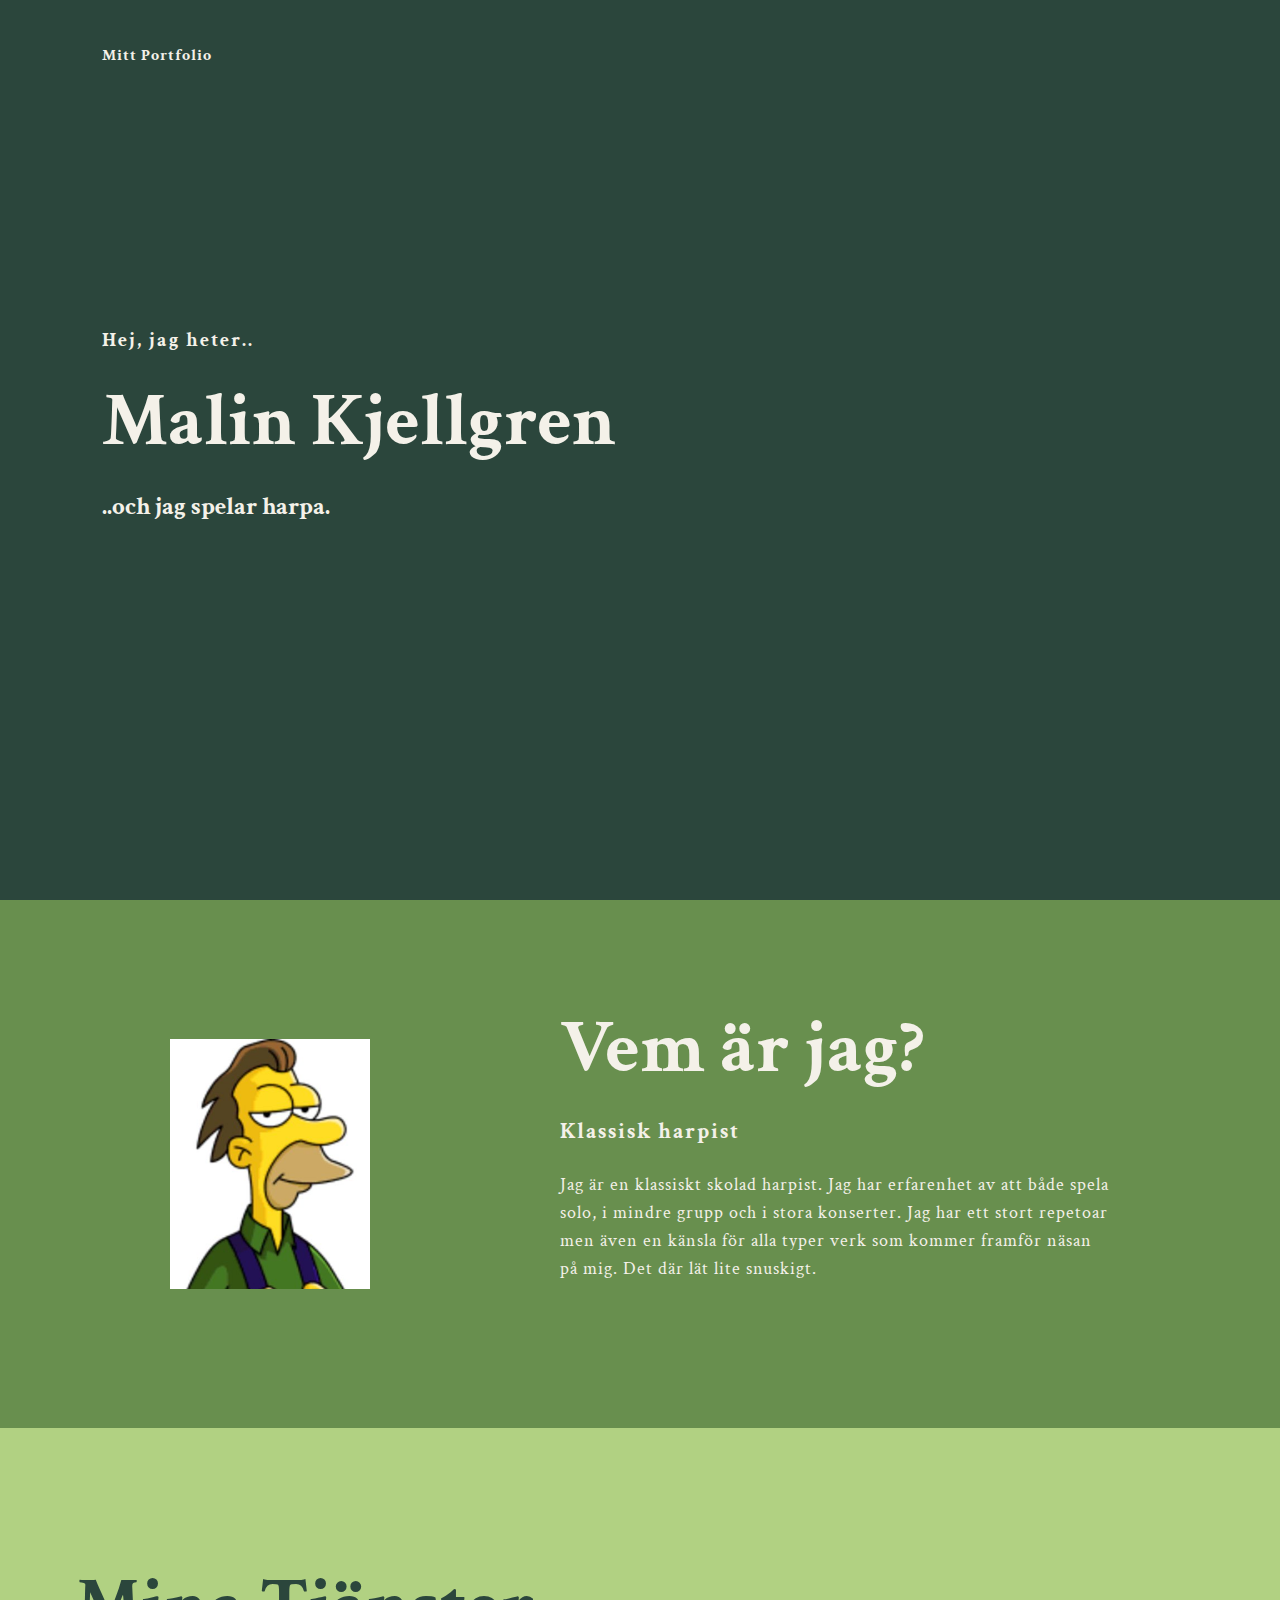
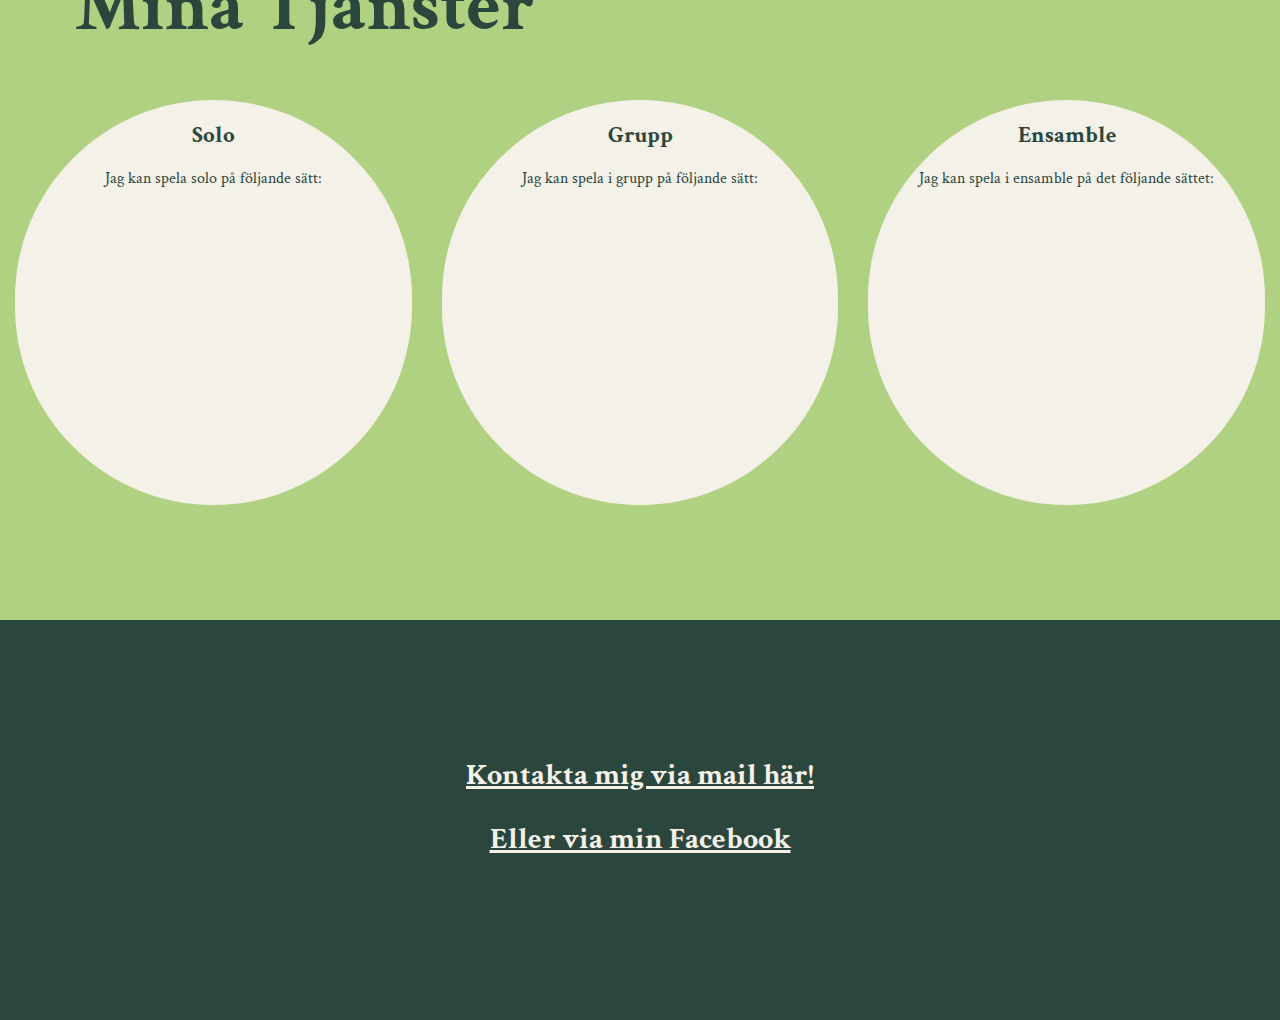
<file: malinHemsida.html>
<!DOCTYPE html>
<html lang="en">
<!doctype html>

<head>
  <meta charset="UTF-8">
  <meta name="viewport" content="width=device-width, initial-scale=1.0">
  <meta http-equiv="X-UA-Compatible" content="ie=edge">
  <link rel="stylesheet" href="css/malinHemsida.css">
  <link rel="stylesheet" href="https://fonts.googleapis.com/css?family=Crimson+Text">
  <title>Document</title>
</head>
<body>
<!--- Som en tavla runt --->

<!--- hero section start --->
<div class="hero">
  <h2 class="logo">Mitt Portfolio</h2>
  <!-- <img class="contentImage" src="css/wayofking.jpg" alt=""> -->
</div>

<div class="content">
  <h4>Hej, jag heter..</h4>
  <h1>Malin Kjellgren</h1>
  <h3>..och jag spelar harpa.</h3>

</div>

<!-- om mig -->
<section class="about">
  <div class="main">
    <img src="css/lenny.jpg" alt="">
    <div class="about-text">
    <h2>Vem är jag?</h2>
    <h5>Klassisk harpist</h5>
    <p>Jag är en klassiskt skolad harpist. Jag har erfarenhet av att både spela solo, i mindre grupp och i stora konserter. Jag har ett stort repetoar men även en känsla för alla typer verk som kommer framför näsan på mig. Det där lät lite snuskigt.</p>
    </div>
  </div>
</section>

<!-- mina tjänster -->
<div class="service">
  <div class="title">
    <h2>Mina Tjänster</h2>
  </div>

  <div class="box">
    <div class="card">
      <h5>Solo</h5>
      <div class="aboutService">
        <p>Jag kan spela solo på följande sätt:</p>
      </div>
    </div>
    <div class="card2">
      <h5>Grupp</h5>
      <div class="aboutService">
        <p>Jag kan spela i grupp på följande sätt:</p>
      </div>
    </div>
    <div class="card3">
      <h5>Ensamble</h5>
      <div class="aboutService">
        <p>Jag kan spela i ensamble på det följande sättet:</p>
      </div>
    </div>
  </div>
</div>

<!-- kontakta mig -->
<div class="contact-me">
  <a href="mailto:emil.k.bendix@gmail.com?Subject=Mail%20från%20hemsida">Kontakta mig via mail här!</a>
  <a href="https://www.facebook.com/MalinMikaela" target="_blank">Eller via min Facebook</a>
</div>



</body>
</html>
</file>
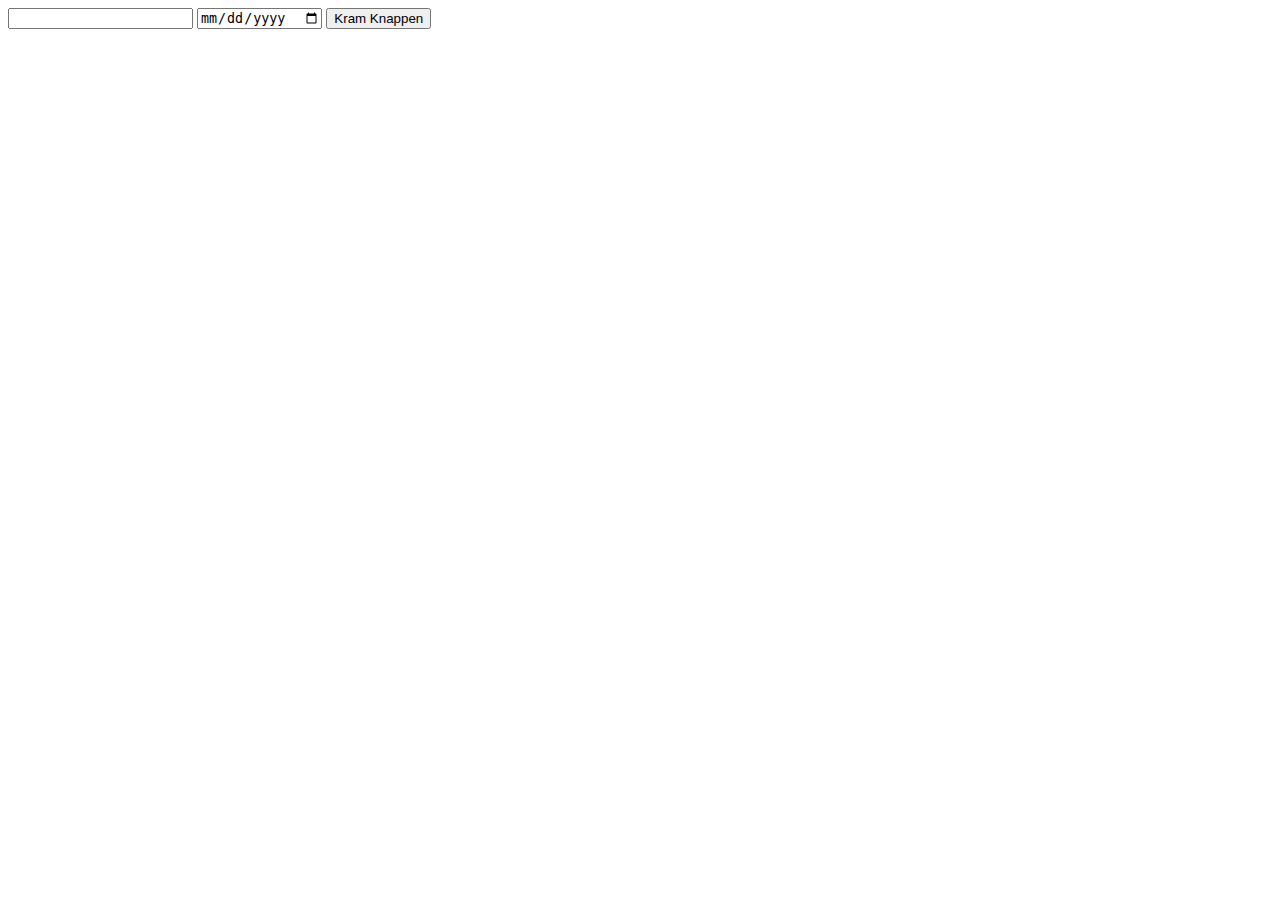
<file: testJava.html>
<!DOCTYPE html>
<html lang="en">

<head>
  <meta charset="UTF-8">
  <meta name="viewport" content="width=device-width, initial-scale=1.0">
  <meta http-equiv="X-UA-Compatible" content="ie=edge">
  <title>javascript test</title>
</head>

<body>
  <input id="todo-title" type="text" name="" value=""></input>
  <input id="date-picker" type="date" name="" value="">
  <button onclick="addTodo()">Kram Knappen</button>
  <div id="todo-list"></div>
  <script>
    const todos = [{
      title: 'Krama Malin',
      dueDate: '2022-10-04',
      id: 'id1'
    }];

    render();

    function addTodo() {
      const textbox = document.getElementById('todo-title');
      const title = textbox.value;
      const datePicker = document.getElementById('date-picker');
      const dueDate = datePicker.value;

      const id = new Date().getTime();

      todos.push({
        title: title,
        dueDate: dueDate,
        id: id
      });

      render();
    }

    //delete button//
    function deleteTodo() {
      const deleteButton = event.target;
      const idToDelete = deleteButton.id;

      todos = todos.filter(function(todo) {
        //if the id of this todo matches idToDelete, return false
        if (todo.id === idToDelete) {
          return false;
          else {
            return true;
          }
        }
      });
      render();
    };




    function render() {
      // reset list //

      document.getElementById('todo-list').innerHTML = '';
      todos.forEach(function(todo) {
        const element = document.createElement('div');
        element.innerText = todo.title + ' ' + todo.dueDate;

        //delete button//
        const deleteButton = document.createElement('button');
        deleteButton.innerText = 'delete';
        deleteButton.style = 'margin-left: 12px';
        deleteButton.onclick = deleteTodo;
        deleteButton.id = todo.id;
        element.appendChild(deleteButton);

        const todoList = document.getElementById('todo-list');
        todoList.appendChild(element);
      });
    }
  </script>
</body>

</html>
</file>
<file: css/malinHemsida.css>
html, body, div, span, applet, object, iframe, h1, h2, h3, h4, h5, h6, p, blockquote, pre, a, abbr, acronym, address, big, cite, code, del, dfn, em, font, img, ins, kbd, q, s, samp, small, strike, strong, sub, sup, tt, var, b, u, i, center, dl, dt, dd, ol, ul, li, fieldset, form, label, legend, caption {
    margin: 0;
    padding: 0;
    border: 0;
    outline: 0;
    font-size: 100%;
    vertical-align: baseline;
    background: transparent;
}

body {
  padding: 0;
  margin: 0;
  font-family: 'Crimson Text', sans-serif;
}
.hero {
  height: 100vh;
  width: 100%;
  /*background-image: url(wayofking.jpg);*/
  background-color: #2b463c;
}
.logo {
  display: flex;
  align-items: center;
  padding-top: 45px;
  padding-left: 8%;
  padding-right: 8%;
  color: #f4f1e9;
  font-size: 38;
  letter-spacing: 1px;
  cursor: pointer;
}
.content {
  position: absolute;
  top: 50%;
  left: 8%;
  transform: translateY(-50%);
}
h1 {
  color: #f4f1e9;
  margin: 20px 0px 20px;
  font-size: 75px;
}
h3 {
  color: #f4f1e9;
  font-size: 25px;
  margin-bottom: 50px;
}
h4 {
  color: #f4f1e9;
  letter-spacing: 2px;
  font-size: 20px;
}
/*
.contentImage {
  height: auto;
  width: 500px;
  float: right;
  position: absolute;
  margin: 0px 0px 600px 700px;



}
*/
/*vem är jag */

.about {
  width: 100%;
  padding: 100px 0px;
  background-color: #688f4e;
}
.about img {
  height: auto;
  width: 200px;
}
.about-text {
  width: 550px;
}
.main {
  width: 1130px;
  max-width: 95%;
  margin: 0 auto;
  display: flex;
  align-items: center;
  justify-content: space-around;
}
.about-text h2 {
  color: #f4f1e9;
  font-size: 75px;
  margin-bottom: 20px;
}
.about-text h5 {
  color: #f4f1e9;
  letter-spacing: 2px;
  font-size: 22px;
  margin-bottom: 25px;
}
.about-text p {
  color: #f4f1e9;
  letter-spacing: 1px;
  line-height: 28px;
  font-size: 18px;
  margin-bottom: 45px;
}

/* Mina tjänster */

.service {
  background: #b1d182;
  width: 100%;
  padding: 100px 0px;
}
.title h2{
  color: #2b463c;
  font-size: 75px;
  width: 1130px;
  margin: 30px auto;

}
.box {
  display: flex;
  justify-content: center;
  align-items: center;
  min-height: 400px;
}
.card {
  height: 365px;
  width: 335px;
  padding: 20px 35px;
  background: #f4f1e9;
  border-radius: 200px;
  margin: 15px;
  position: relative;
  overflow: hidden;
  text-align: center;
}
.card2 {
  height: 365px;
  width: 335px;
  padding: 20px 35px;
  background: #f4f1e9;
  border-radius: 400px;
  margin: 15px;
  position: relative;
  overflow: hidden;
  text-align: center;
}
.card3 {
  height: 365px;
  width: 335px;
  padding: 20px 35px;
  background: #f4f1e9;
  border-radius: 400px;
  margin: 15px;
  position: relative;
  overflow: hidden;
  text-align: center;
}
h5{
  color: #2b463c;
  font-size: 23px;
  margin-bottom: 15px;
}
.aboutService p{
  color: #2b463c;
  font-size: 16px;
  line-height: 27px;
  margin-bottom: 25px;
}

/* Kontakta mig */
.contact-me{
  width: 100%;
  height: 400px;
  background: #2b463c;
  display: flex;
  align-items: center;
  flex-direction: column;
  justify-content: center;
}
.contact-me p{
  color: #f4f1e9;
  font-size: 30px;
  font-weight: bold;
  margin-bottom: 25px;

}
.contact-me a{
  color: #f4f1e9;
  font-size: 30px;
  font-weight: bold;
  margin-bottom: 25px;
        }

        @media screen and (max-width: 540px) {
            .view {
                width: 400px;
            }
        }
        @media screen and (min-width: 540px) and (max-width: 780px) {
            .view {
                width: 600px;
            }
        }
</file>
